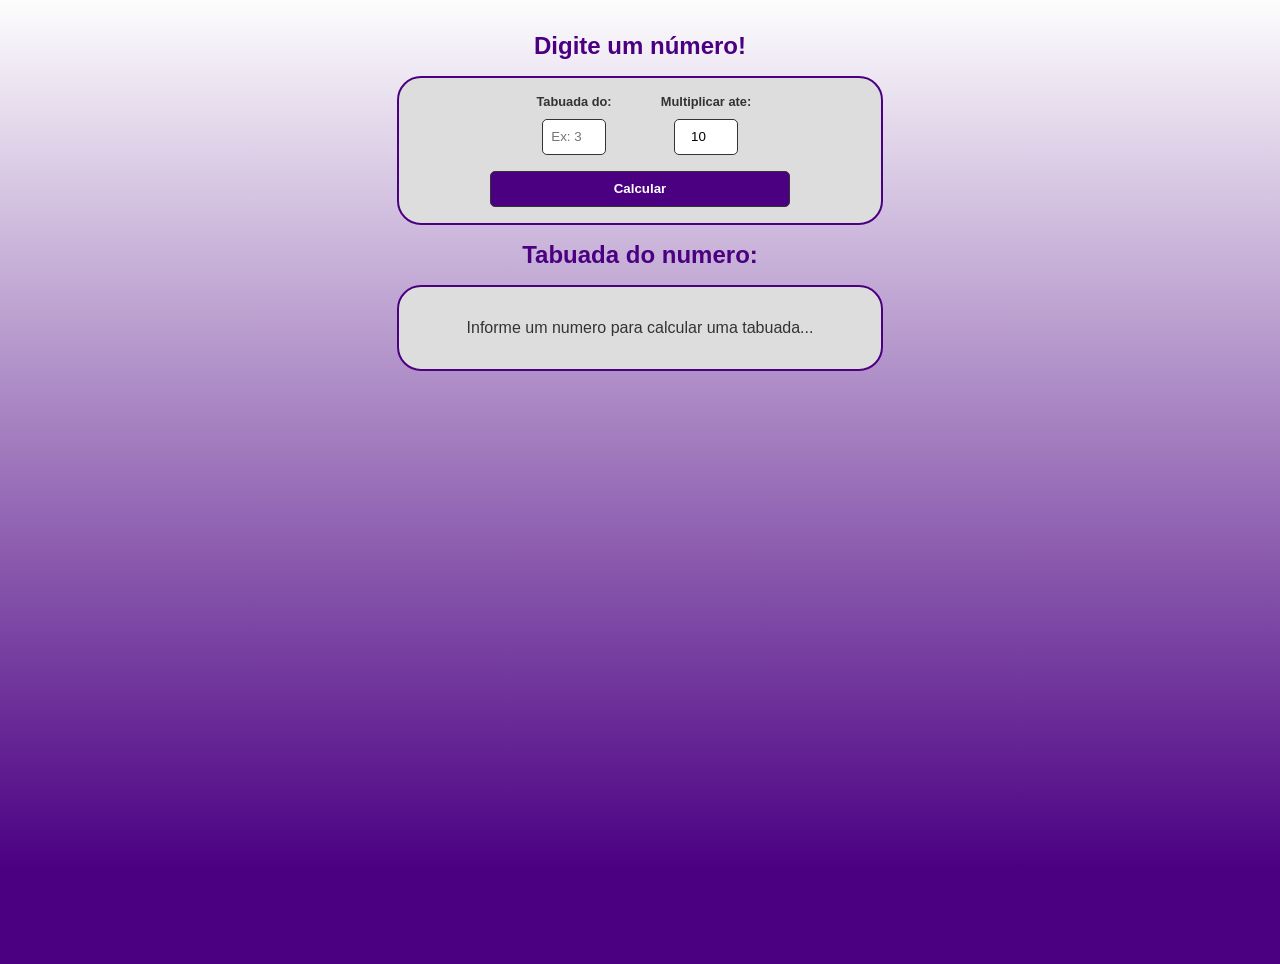
<file: 11_TABUADA/index.html>
<!DOCTYPE html>
<html lang="pt-br">
<head>
    <meta charset="UTF-8">
    <meta name="viewport" content="width=device-width, initial-scale=1.0">
    <title>Tabuada JS</title>
    <link rel="stylesheet" href="css/style.css">
    <script src="js/script.js" defer></script>
</head>
<body>
     <h2>Digite um número!</h2>
     <form id="multiplication-form">
          <div class="form-control">
            <label for="number">Tabuada do:</label>
            <input type="number" name="number" id="number" placeholder="Ex: 3">
          </div>
          <div class="form-control">
            <label for="multiplication">Multiplicar ate:</label>
            <input type="number" name="multiplication" id="multiplication" value="10">
          </div> 
            <input type="submit" value="Calcular">
     </form>
     <div id="multiplication-table">
        <h2 id="multiplication-title">Tabuada do numero: <span></span></h2>
        <div id="multiplication-operations">
            <p>Informe um numero para calcular uma tabuada...</p>
        </div>
    </div>
        
</body>
</html>
</file>
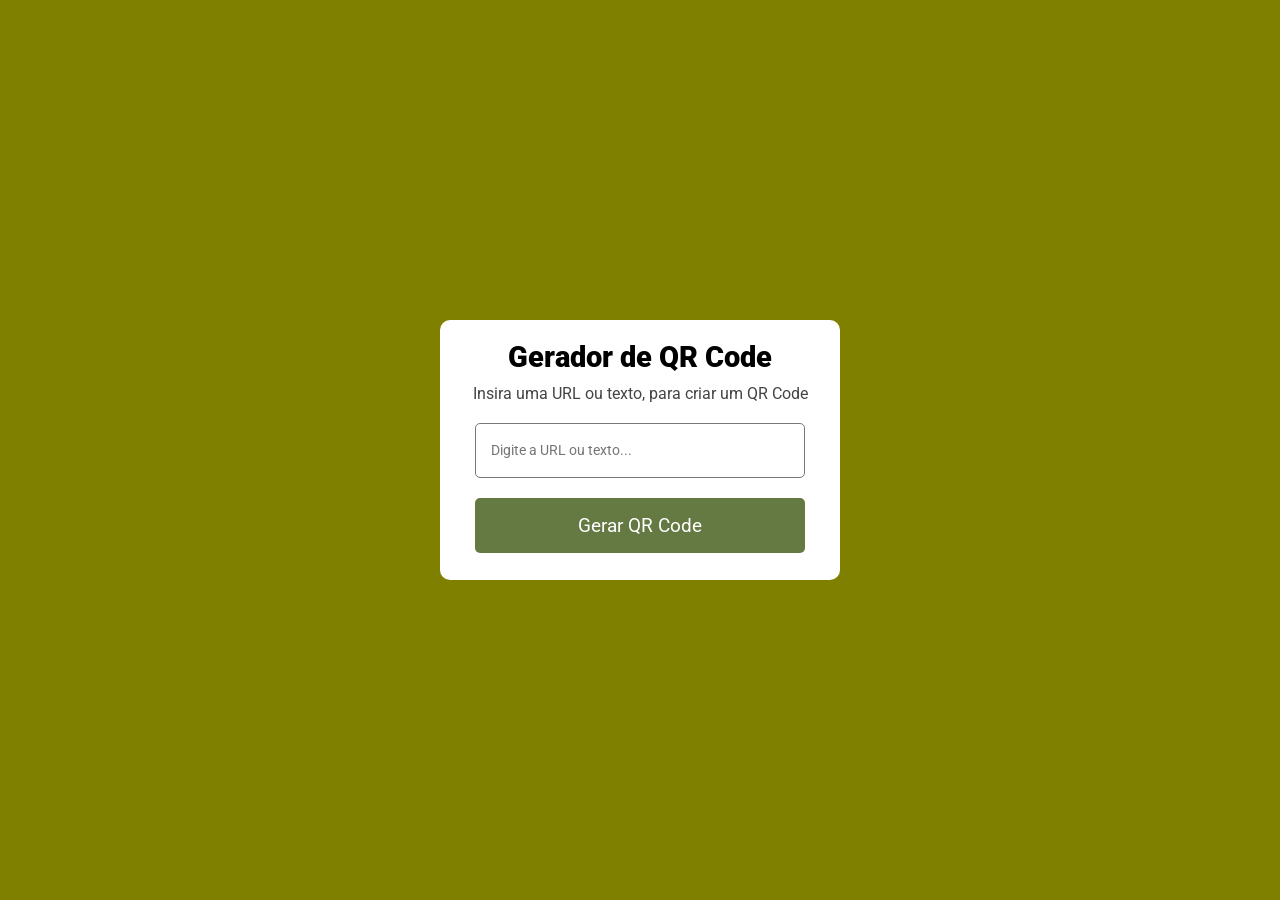
<file: 12_QRCODE/index.html>
<!DOCTYPE html>
<html lang="pt-br">
<head>
    <meta charset="UTF-8">
    <meta name="viewport" content="width=device-width, initial-scale=1.0">
    <title>Gerador de QR code </title>
    <!-- Estilos -->
    <link rel="stylesheet" href="css/style.css">
    <!-- Scripts -->
    <script src="js/script.js" defer></script>
    <!-- Fonte Roboto -->
    <link rel="shortcut icon" href="img/qrcode.png" type="image/x-icon">
    <link rel="preconnect" href="https://fonts.googleapis.com">
    <link rel="preconnect" href="https://fonts.gstatic.com" crossorigin>
    <link href="https://fonts.googleapis.com/css2?family=Roboto:ital,wght@0,100;0,300;0,400;0,500;0,700;0,900;1,100;1,300;1,400;1,500;1,700;1,900&display=swap" rel="stylesheet">
</head>
<body>
     <div class="container">
        <header id="qr-header">
            <h1>Gerador de QR Code</h1>
            <p>Insira uma URL ou texto, para criar um QR Code </p>
        </header>
        <div id="qr-form">
            <input type="text" placeholder="Digite a URL ou texto...">
            <button>Gerar QR Code</button>
        </div>
        <div id="qr-code">
            <img src="img/qrcode.png" alt="QR code">
        </div>
     </div>
</body>
</html>
</file>
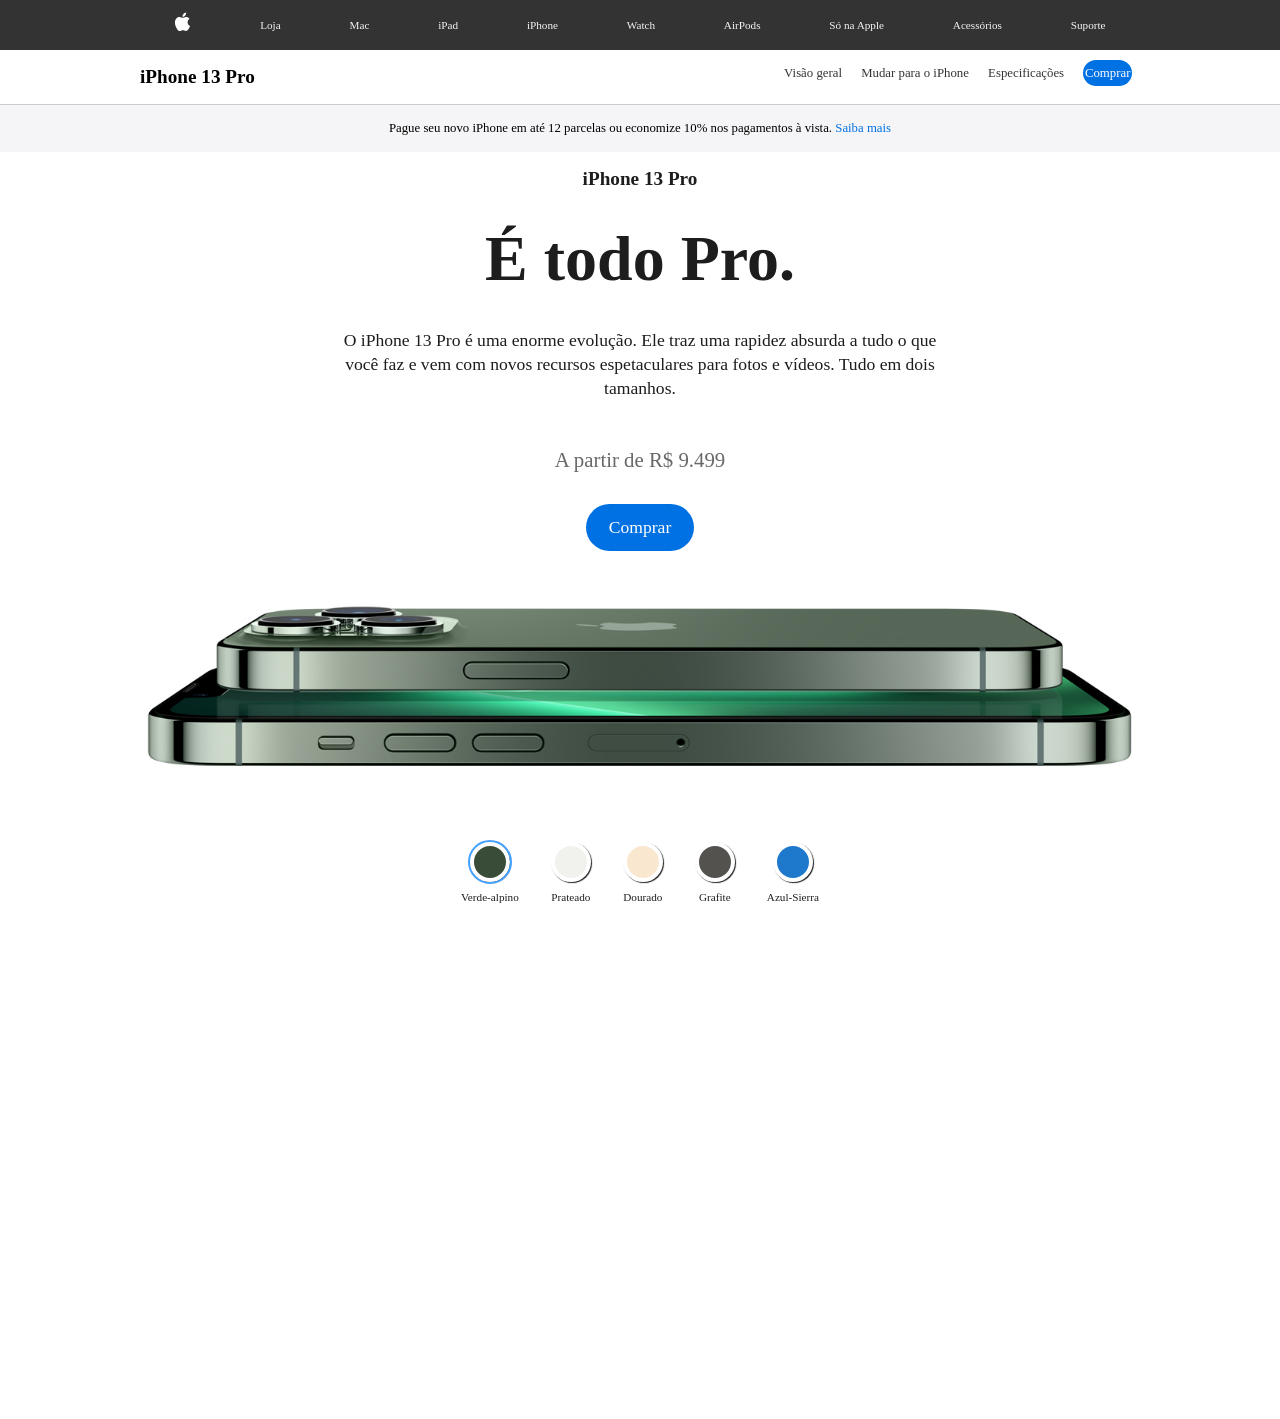
<file: 13_CLONE_Do_IPHONE/index.html>
<!DOCTYPE html>
<html lang="pt-br">
<head>
    <meta charset="UTF-8">
    <meta name="viewport" content="width=device-width, initial-scale=1.0">
    <title>Apple</title>
    <link rel="stylesheet" href="css/style.css">
    <script src="js/script.js" defer></script>
    <link rel="shortcut icon" href="img/download-removebg-preview.png" type="image/x-icon">
</head>
<body>
    <header>
      <nav>
        <ul id="navbar">
          <li id="logo">
            <a href="#">
              <img src="img/logo_apple.svg" alt="Apple" />
            </a>
          </li>
          <li>
            <a href="#">Loja</a>
          </li>
          <li>
            <a href="#">Mac</a>
          </li>
          <li>
            <a href="#">iPad</a>
          </li>
          <li>
            <a href="#">iPhone</a>
          </li>
          <li>
            <a href="#">Watch</a>
          </li>
          <li>
            <a href="#">AirPods</a>
          </li>
          <li>
            <a href="#">Só na Apple</a>
          </li>
          <li>
            <a href="#">Acessórios</a>
          </li>
          <li>
            <a href="#">Suporte</a>
          </li>
        </ul>
      </nav>
      <div id="bottom-header">
        <div id="bottom-header-inner">
          <h3>iPhone 13 Pro</h3>
          <div id="bottom-header-links">
            <a href="#">Visão geral</a>
            <a href="#">Mudar para o iPhone</a>
            <a href="#">Especificações</a>
            <a href="#" class="btn">Comprar</a>
          </div>
        </div>
      </div>
    </header>
    <div id="ribbon">
      <p>
        Pague seu novo iPhone em até 12 parcelas ou economize 10% nos pagamentos
        à vista. <a href="#">Saiba mais</a>
      </p>
    </div>
    <main id="main-content">
      <h1 id="title">iPhone 13 Pro</h1>
      <p id="subtitle">É todo Pro.</p>
      <p id="description">
        O iPhone 13 Pro é uma enorme evolução. Ele traz uma rapidez absurda a
        tudo o que você faz e vem com novos recursos espetaculares para fotos e
        vídeos. Tudo em dois tamanhos.
      </p>
      <p id="price">A partir de R$ 9.499</p>
      <a href="#" class="btn">Comprar</a>
      <img id="product-image" src="img/iphone_green.jpg" alt="iPhone 13" />
      <div id="image-picker">
        <ul>
          <li id="green">
            <span class="color selected"></span>
            <span class="description">Verde-alpino</span>
          </li>
          <li id="silver">
            <span class="color"></span>
            <span class="description">Prateado</span>
          </li>
          <li id="golden">
            <span class="color"></span>
            <span class="description">Dourado</span>
          </li>
          <li id="grafite">
            <span class="color"></span>
            <span class="description">Grafite</span>
          </li>
          <li id="blue">
            <span class="color"></span>
            <span class="description">Azul-Sierra</span>
          </li>
        </ul>
      </div>
    </main>
</body>
</html>
</file>
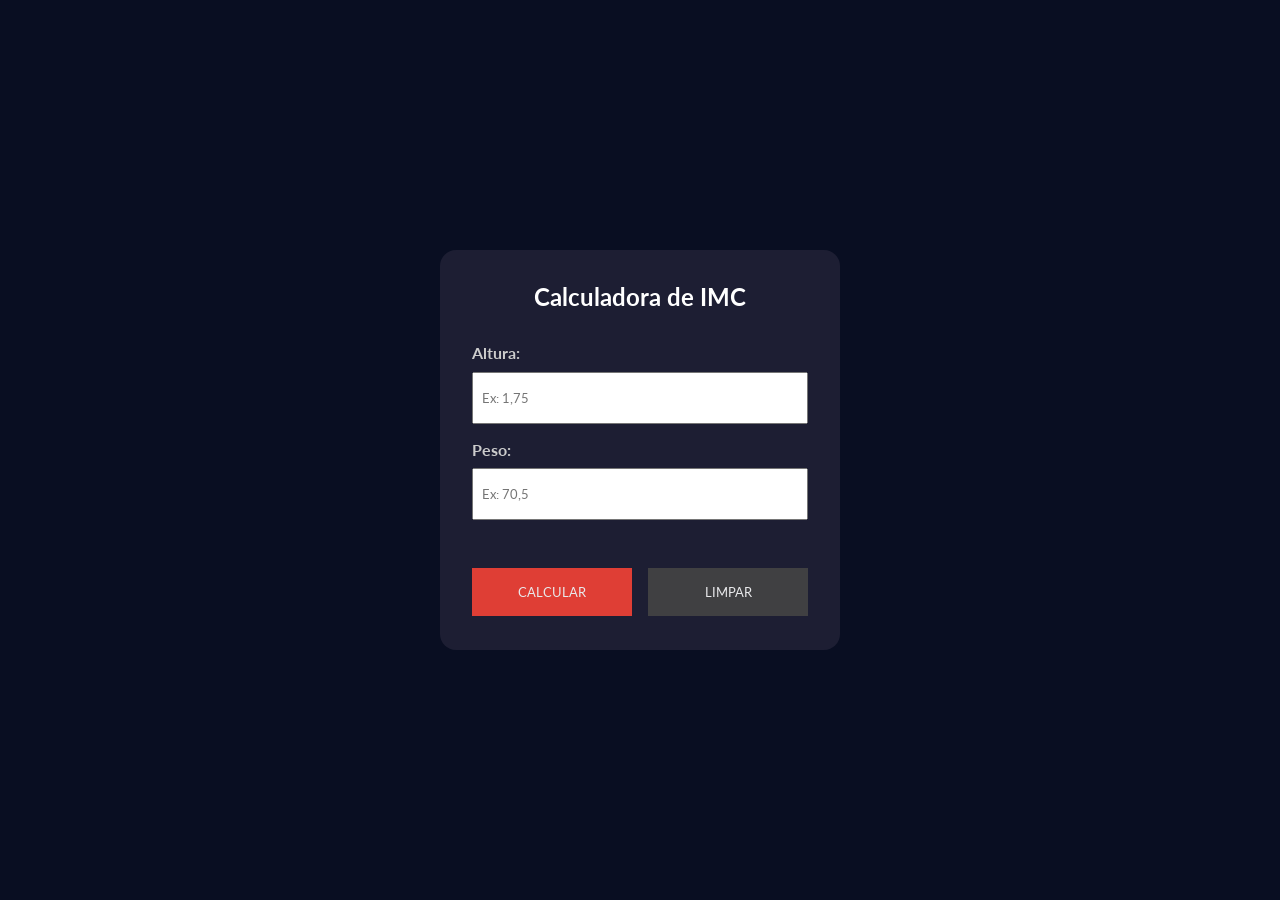
<file: 14_CALCULADORA_DE_IMC/index.html>
<!DOCTYPE html>
<html lang="pt-br">

<head>
    <meta charset="UTF-8">
    <meta name="viewport" content="width=device-width, initial-scale=1.0">
    <title>Calculadora de Imc JS</title>
    <!-- estilos -->
    <link rel="stylesheet" href="css/style.css">
    <!-- lato -->
    <link rel="preconnect" href="https://fonts.googleapis.com">
    <link rel="preconnect" href="https://fonts.gstatic.com" crossorigin>
    <link
        href="https://fonts.googleapis.com/css2?family=Lato:ital,wght@0,100;0z,300;0,400;0,700;0,900;1,100;1,300;1,400;1,700;1,900&display=swap"
        rel="stylesheet">
    <!-- js -->
    <script src="js/script.js" defer></script>

</head>

<body>
    <div class="container">
        <div id="calc-container">
            <h2>Calculadora de IMC</h2>
            <form id="img-form">
                <div class="form-inputs">
                    <div class="form-control">
                        <label for="height">Altura:</label>
                        <input type="text" name="heigth" id="height" placeholder="Ex: 1,75">
                    </div>
                    <div class="form-control">
                        <label for="weigth">Peso:</label>
                        <input type="text" name="weigth" id="weigth" placeholder="Ex: 70,5">
                    </div>
                </div>
                <div class="action-control">
                    <button id="calc-btn">Calcular</button>
                    <button id="clear-btn">Limpar</button>
                </div>
            </form>
        </div>
        <div id="result-container" class="hide">
            <p id="imc-number">Seu IMC: <span></span></p>
            <p id="imc-info">Situação atual: <span></span></p>
            <h3>Confira as classificações</h3>        
            <div id="imc-table">
             <div class="table-header" >
                 <h4>IMC</h4>
                 <h4>Classificação</h4>
                 <h4>Obesidade</h4>
             </div>
        </div>
          <button id="back-btn">Voltar</button>
        </div>
    </div>
</body>

</html>
</file>
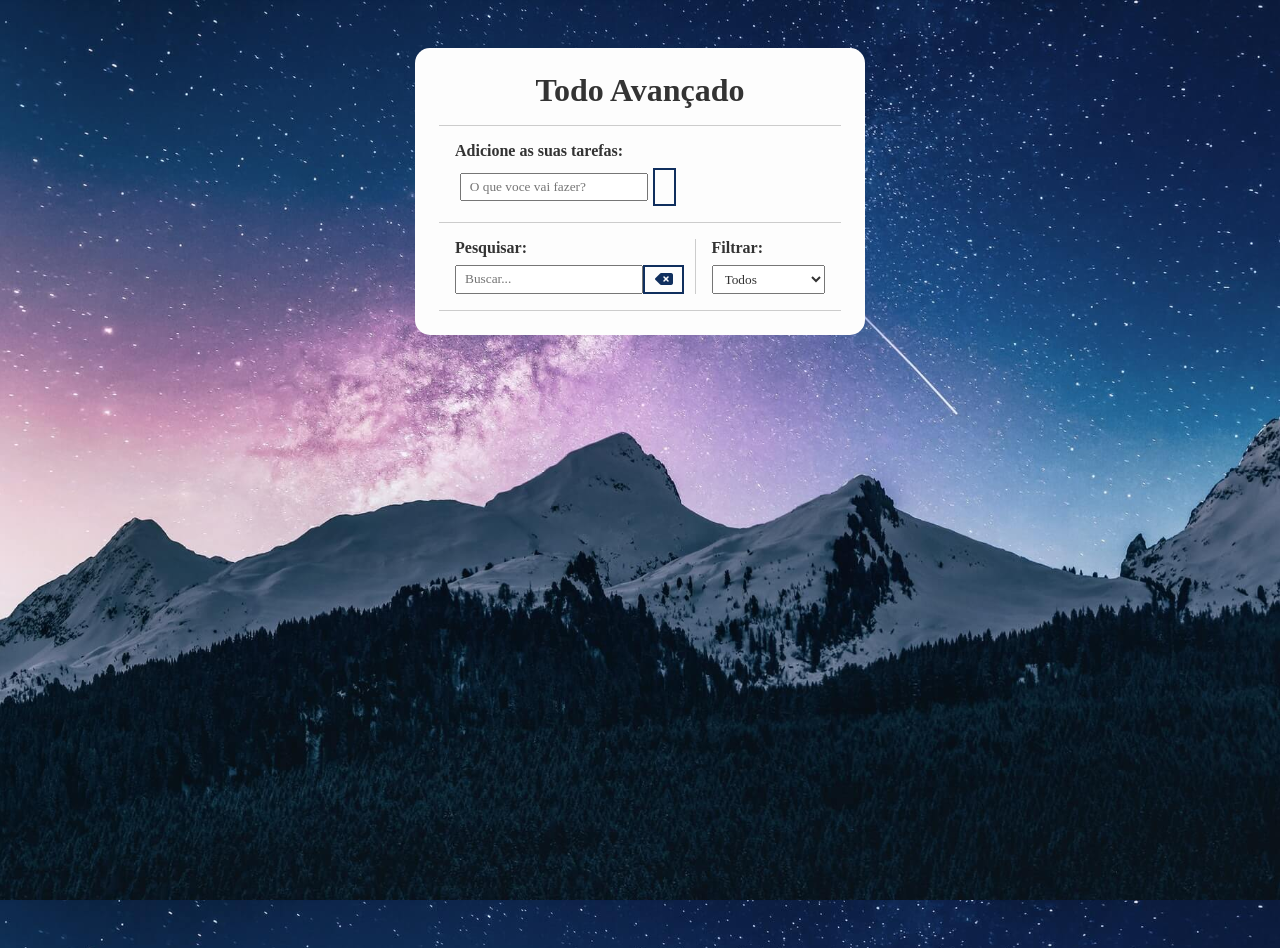
<file: 18_TODO_LIST_AVANÇADO/index.html>
<!DOCTYPE html>
<html lang="pt-br">
<head>
    <meta charset="UTF-8">
    <meta name="viewport" content="width=device-width, initial-scale=1.0">
    <title>Todo avançado</title>

    <!-- CSS do Projeto -->
    <link rel="stylesheet" href="css/style.css">
    <!-- Font Awesome -->
     <link
      rel="stylesheet"
      href="https://cdnjs.cloudflare.com/ajax/libs/font-awesome/6.1.2/css/all.min.css"
      integrity="sha512-1sCRPdkRXhBV2PBLUdRb4tMg1w2YPf37qatUFeS7zlBy7jJI8Lf4VHwWfZZfpXtYSLy85pkm9GaYVYMfw5BC1A=="
      crossorigin="anonymous"
      referrerpolicy="no-referrer"
    />
    <!-- JS do projeto -->
    <script src="js/scripts.js" defer></script>

</head>
<body>
    <div class="todo-container">
        <header>
            <h1>Todo Avançado</h1>
        </header>
        <form id="todo-form">
            <p>Adicione as suas tarefas:</p>
            <div class="form-control">
                <input type="text" id="todo-input" placeholder="O que voce vai fazer?">
                <button type="submit">
                    <i class="fa-thin fa-plus"></i>
                </button>
            </div>
        </form>
         <form id="edit-form" class="hide">
        <p>Edite sua tarefa</p>
        <div class="form-control">
          <input type="text" id="edit-input" />
          <button type="submit">
            <i class="fa-solid fa-check-double"></i>
          </button>
        </div>
        <button id="cancel-edit-btn">Cancelar</button>
      </form>
      <div id="toolbar">
        <div id="search">
          <h4>Pesquisar:</h4>
          <form>
            <input type="text" id="search-input" placeholder="Buscar..." />
            <button id="erase-button">
              <i class="fa-solid fa-delete-left"></i>
            </button>
          </form>
        </div>
        <div id="filter">
          <h4>Filtrar:</h4>
          <select id="filter-select">
            <option value="all">Todos</option>
            <option value="done">Feitos</option>
            <option value="todo">A fazer</option>
          </select>
        </div>
      </div>
      <div id="todo-list">
        
          <!-- Template
          
          <div class="todo done">
          <h3>Estou fazendo algo aqui...</h3>
          <button class="finish-todo">
            <i class="fa-solid fa-check"></i>
          </button>
          <button class="edit-todo">
          <i class="fa-solid fa-pen"></i>
          </button>
          <button class="remove-todo">
            <i class="fa-solid fa-xmark"></i>
          </button>
        </div>
        <div class="todo">
          <h3>Estudando Javascript</h3>
          <button class="finish-todo">
            <i class="fa-solid fa-check"></i>
          </button>
          <button class="edit-todo">
          <i class="fa-solid fa-pen"></i>
          </button>
          <button class="remove-todo">
            <i class="fa-solid fa-xmark"></i>
          </button>
        </div> -->
      </div>
    </div>
</body>
</html>
</file>
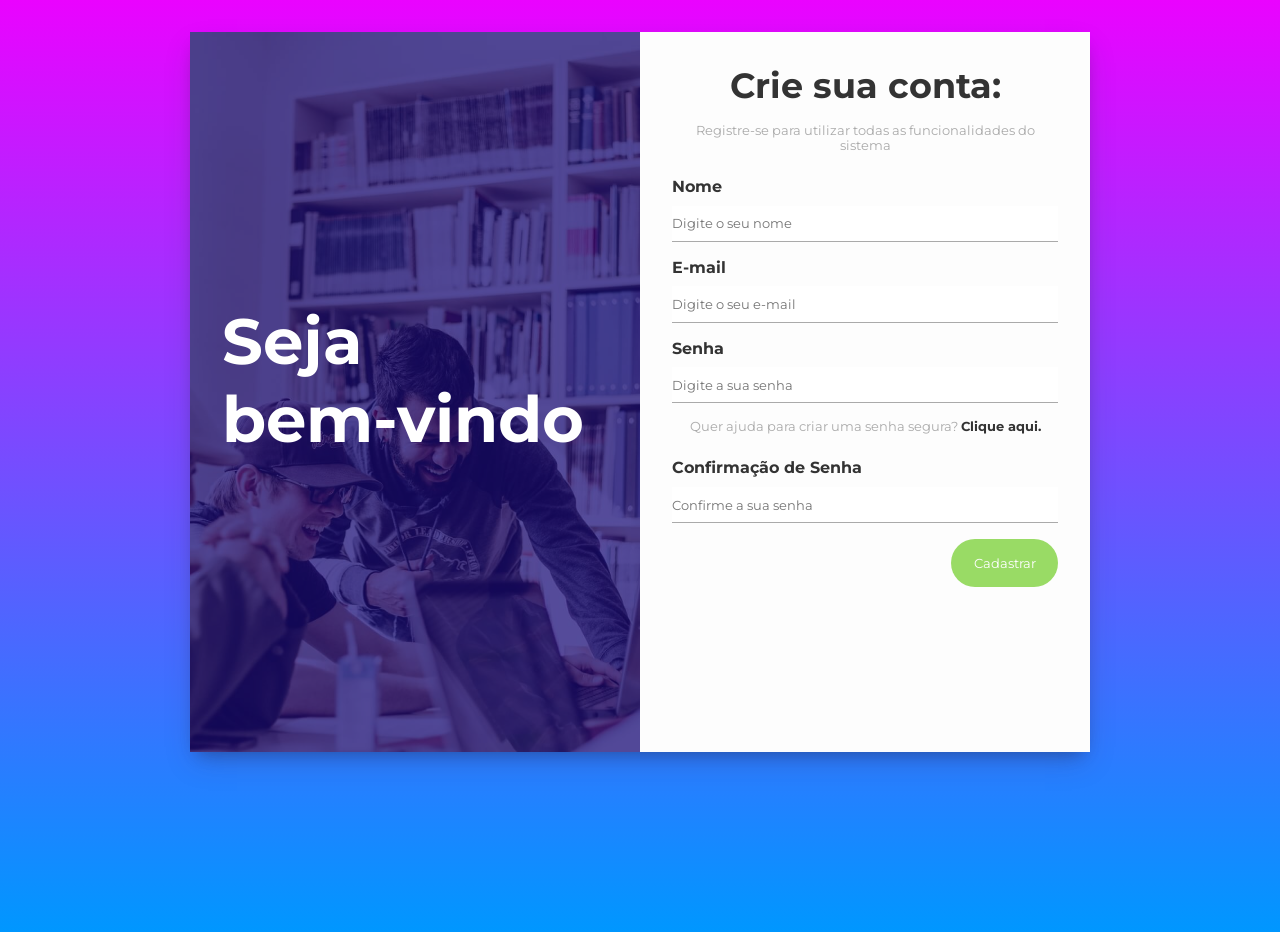
<file: 19_GERADOR_DE_SENHAS]/index.html>
<!DOCTYPE html>
<html lang="pt-br">
<head>
    <meta charset="UTF-8">
    <meta name="viewport" content="width=device-width, initial-scale=1.0">
    <title>Gerador de Senha</title>
    <link rel="preconnect" href="https://fonts.googleapis.com" />
    <link rel="preconnect" href="https://fonts.gstatic.com" crossorigin />
    <link
      href="https://fonts.googleapis.com/css2?family=Montserrat:ital,wght@0,100;0,200;0,300;0,400;0,500;0,600;0,700;0,800;0,900;1,100;1,200;1,300;1,400;1,500;1,600;1,700;1,800;1,900&family=Quicksand:wght@300;400;500;600;700&family=Roboto:ital,wght@0,100;0,300;0,400;0,500;0,700;0,900;1,100;1,300;1,400;1,500;1,700;1,900&display=swap"
      rel="stylesheet"
    />
    <link rel="stylesheet" href="css/style.css">
    <script src="js/script.js" defer></script>
</head>
<body>
    <div id="register-container">
      <div id="register-banner">
        <div id="banner-layer">
          <h1>Seja bem-vindo</h1>
        </div>
      </div>
      <div id="register-form">
        <h2>Crie sua conta:</h2>
        <p>Registre-se para utilizar todas as funcionalidades do sistema</p>
        <div class="form-control">
          <label for="name">Nome</label>
          <input
            type="text"
            name="name"
            id="name"
            placeholder="Digite o seu nome"
          />
        </div>
        <div class="form-control">
          <label for="email">E-mail</label>
          <input
            type="text"
            type="email"
            id="email"
            placeholder="Digite o seu e-mail"
          />
        </div>
        <div class="form-control">
          <label for="password">Senha</label>
          <input
            type="text"
            type="password"
            id="password"
            placeholder="Digite a sua senha"
          />
        </div>
        <p>
          Quer ajuda para criar uma senha segura?
          <span id="open-generate-password">Clique aqui.</span>
        </p>
        <div id="generate-options" class="hide">
          <p>Selecione as opções que você deseja</p>
          <div class="form-control">
            <label for="length">Quantidade de caracteres:</label>
            <input type="text" id="length" name="length" value="10" />
          </div>
          <div class="form-control">
            <label for="letters">Letras:</label>
            <input type="checkbox" id="letters" name="letters" checked />
          </div>
          <div class="form-control">
            <label for="numbers">Números:</label>
            <input type="checkbox" id="numbers" name="numbers" checked />
          </div>
          <div class="form-control">
            <label for="symbols">Símbolos:</label>
            <input type="checkbox" id="symbols" name="symbols" checked />
          </div>
          <button id="generate-password">Criar senha</button>
        </div>
        <div id="generated-password">
          <p>Aqui está a sua senha:</p>
          <h4></h4>
          <button id="copy-password">Copiar</button>
        </div>
        <div class="form-control">
          <label for="confirmpassword">Confirmação de Senha</label>
          <input
            type="text"
            type="confirmpassword"
            id="confirmpassword"
            placeholder="Confirme a sua senha"
          />
        </div>
        <input type="submit" value="Cadastrar" />
      </div>
    </div>
</body> 
</html>
</file>
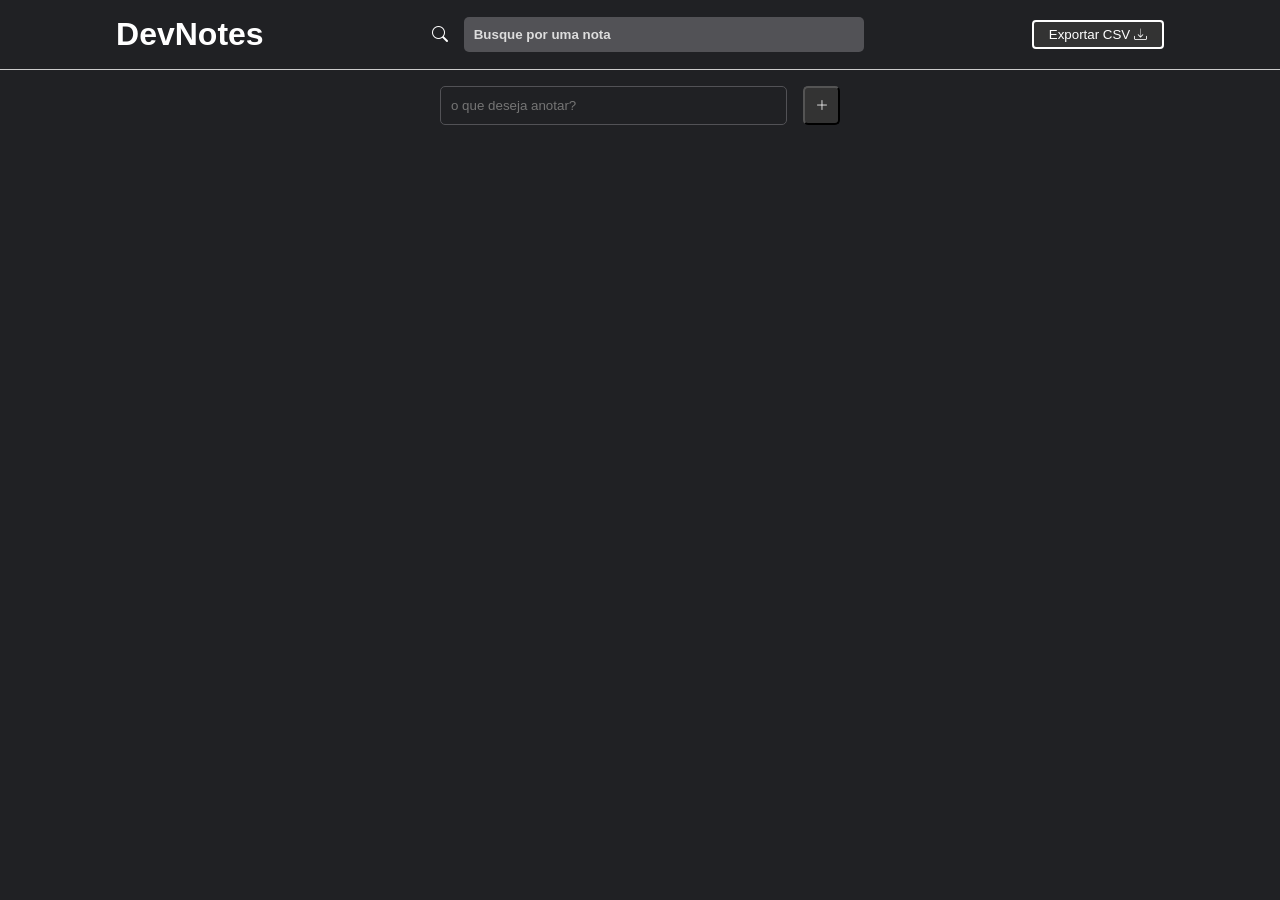
<file: 20_DEV_NOTES/index.html>
<!DOCTYPE html>
<html lang="pt-br">
<head>
    <meta charset="UTF-8">
    <meta name="viewport" content="width=device-width, initial-scale=1.0">
    <title>DevNotes</title>
    <!-- Bootstrap Icons -->
    <link
      rel="stylesheet"
      href="https://cdn.jsdelivr.net/npm/bootstrap-icons@1.10.1/font/bootstrap-icons.css"
    />
    <!-- Estilos -->
    <link rel="stylesheet" href="css/style.css">
    <!-- JS -->
    <script src="js/script.js" defer></script>
</head>
<body>
     <header>
        <h1>DevNotes</h1>
        <div id="search-container">
            <i class="bi bi-search"></i>
            <input type="text" id="search-input" placeholder="Busque por uma nota">
        </div>
        <button id="export-notes">
            Exportar CSV <i class="bi bi-download"></i>
        </button>
     </header>
     <div id="add-note-container">
        <input type="text" id="note-content" placeholder="o que deseja anotar?">
        <button class="add-note"><i class="bi bi-plus-lg"></i></button>
     </div>
     <div id="notes-container">
     </div>
</body>
</html>
</file>
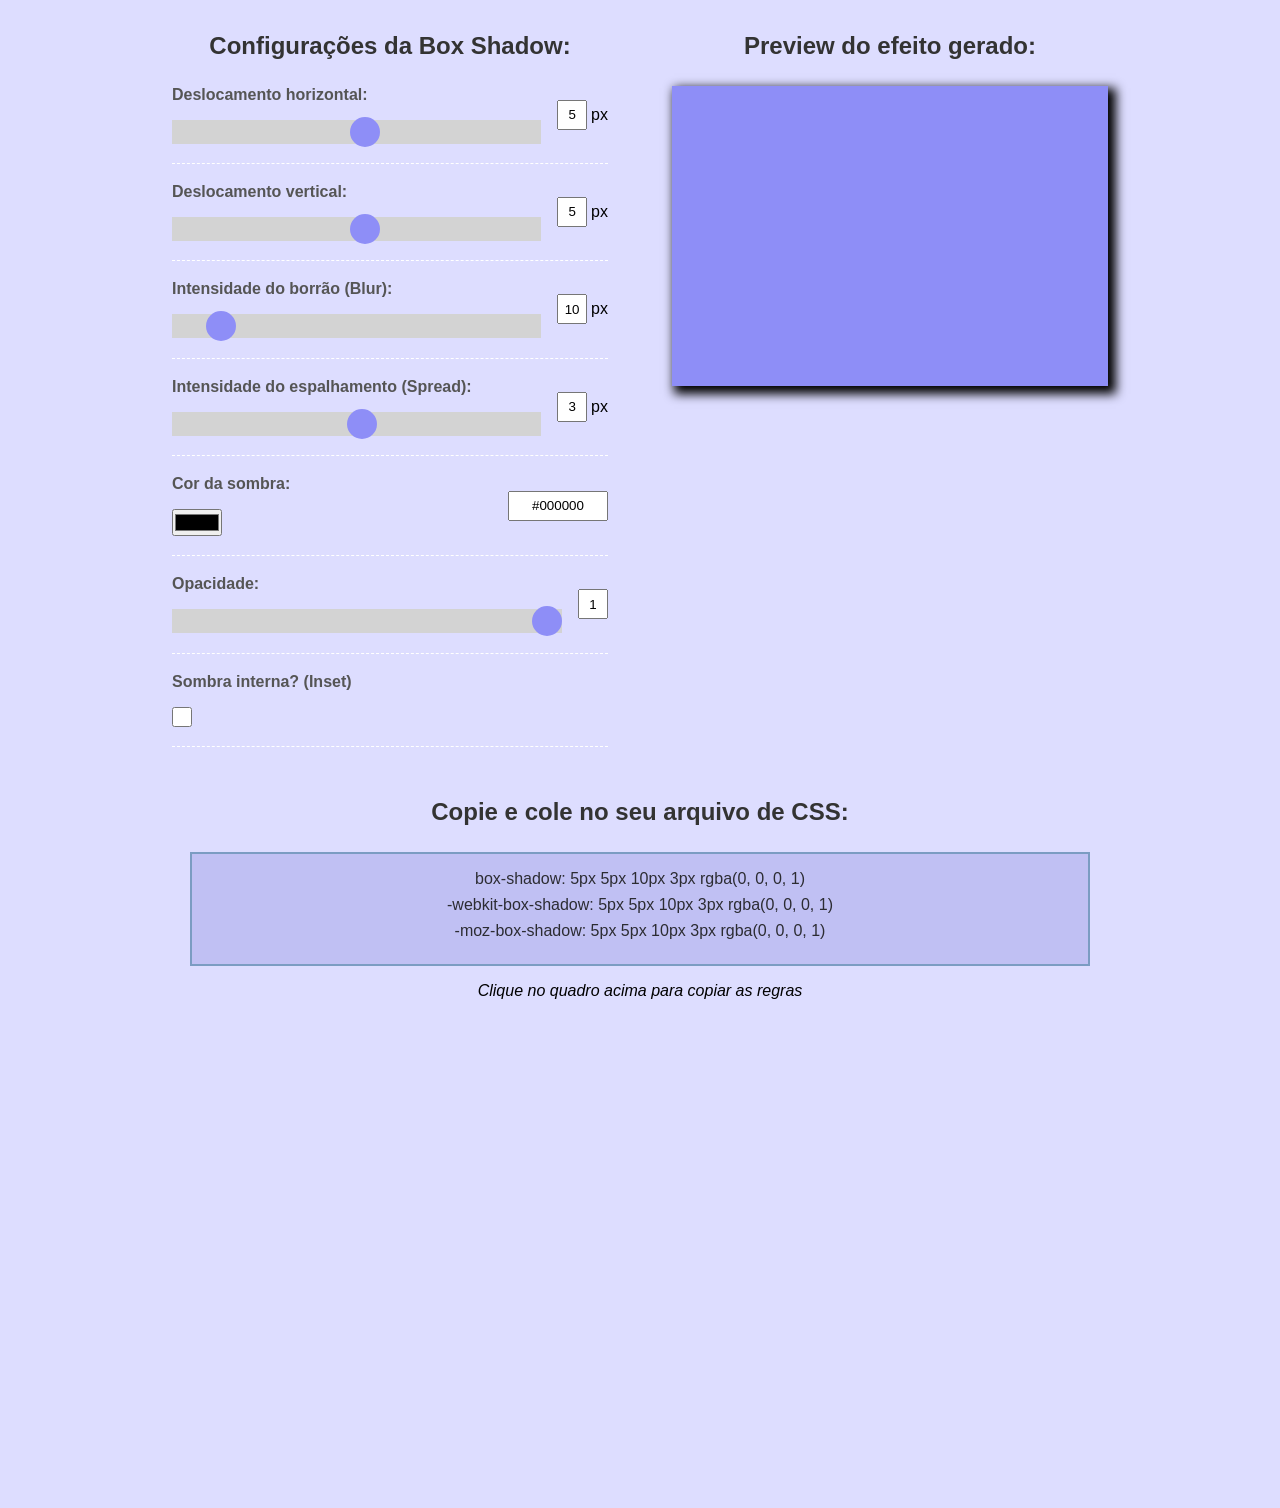
<file: 21_BOX_SHADOW/index.html>
<!DOCTYPE html>
<html lang="pt-br">
<head>
    <meta charset="UTF-8">
    <meta name="viewport" content="width=device-width, initial-scale=1.0">
    <title>Gerador de Box Shadow</title>
    <link rel="stylesheet" href="css/style.css">
    <script src="js/script.js" defer></script>
</head>
<body>
    <div id="box-shadow-generator">
      <div id="controls-container">
        <h2>Configurações da Box Shadow:</h2>
        <div class="form-control">
          <div class="range-input">
            <label for="horizontal">Deslocamento horizontal:</label>
            <input
              type="range"
              id="horizontal"
              name="horizontal"
              min="-100"
              max="100"
              value="5"
            />
          </div>
          <div class="reference-input">
            <input type="text" id="horizontal-value" name="horizontal-value" />
            <p>px</p>
          </div>
        </div>
        <div class="form-control">
          <div class="range-input">
            <label for="vertical">Deslocamento vertical:</label>
            <input
              type="range"
              id="vertical"
              name="vertical"
              min="-100"
              max="100"
              value="5"
            />
          </div>
          <div class="reference-input">
            <input type="text" id="vertical-value" name="vertical-value" />
            <p>px</p>
          </div>
        </div>
        <div class="form-control">
          <div class="range-input">
            <label for="blur">Intensidade do borrão (Blur):</label>
            <input
              type="range"
              id="blur"
              name="blur"
              min="0"
              max="100"
              value="10"
            />
          </div>
          <div class="reference-input">
            <input type="text" id="blur-value" name="blur-value" />
            <p>px</p>
          </div>
        </div>
        <div class="form-control">
          <div class="range-input">
            <label for="spread">Intensidade do espalhamento (Spread):</label>
            <input
              type="range"
              id="spread"
              name="spread"
              min="-100"
              max="100"
              value="3"
            />
          </div>
          <div class="reference-input">
            <input type="text" id="spread-value" name="spread-value" />
            <p>px</p>
          </div>
        </div>
        <div class="form-control">
          <div class="range-input">
            <label for="color">Cor da sombra:</label>
            <input type="color" id="color" name="color" value="#000000" />
          </div>
          <div class="reference-input">
            <input type="text" id="color-value" name="color-value" />
          </div>
        </div>
        <div class="form-control">
          <div class="range-input">
            <label for="opacity">Opacidade:</label>
            <input
              type="range"
              id="opacity"
              name="opacity"
              min="0"
              max="1"
              value="1"
              step="0.01"
            />
          </div>
          <div class="reference-input">
            <input type="text" id="opacity-value" name="opacity-value" />
          </div>
        </div>
        <div class="form-control">
          <div class="range-input">
            <label for="opacity">Sombra interna? (Inset)</label>
            <input type="checkbox" id="inset" name="inset" />
          </div>
        </div>
      </div>
      <div id="preview">
        <h2>Preview do efeito gerado:</h2>
        <div id="box"></div>
      </div>
    </div>
    <div id="generated-rule">
      <h2>Copie e cole no seu arquivo de CSS:</h2>
      <div id="rule-area">
        <p id="rule">box-shadow: <span></span></p>
        <p id="webkit-rule">-webkit-box-shadow: <span></span></p>
        <p id="moz-rule">-moz-box-shadow: <span></span></p>
      </div>
      <p id="copy-instructions">Clique no quadro acima para copiar as regras</p>
    </div>
</body>
</html>
</file>
<file: 11_TABUADA/css/style.css>
*{
    margin: 0;
    padding: 0;
    font-family: helvetica;
}

body{
    text-align: center;
    padding: 2rem;
    min-height: 100vh;
    background: linear-gradient(180deg, #fdfdfd 0%, #4B0082 90%);
    color: #4B0082;
}

h2{
    margin-bottom: 1rem;
}

#multiplication-form{
    display:flex;
    justify-content: center;
    align-items: center;
    flex-wrap: wrap;
    max-width: 450px;
    margin: 1rem auto; 
    padding: 1rem;
    background-color: #ddd;
    border-radius: 1.5rem;
    color: #333;
    border: 2px solid #4B0082;
}

.form-control{
    display: flex;
    flex-direction: column;
    align-items: center;
    width: 100px;
    margin: 0 1rem;
}

.form-control label{
    margin-bottom:0.6rem;
    font-size: 0.8rem;
    font-weight: bold;
}

.form-control input{
    margin-bottom: 1rem;
    flex: 1;
    padding: 0.6rem 0.4rem;
    border: 1px solid #333;
    width: 50px;
    border-radius: 5px;
    text-align: center;
}

#multiplication-form [type="submit"]{
    max-height: 100px;
    padding: 0.6rem 1.2rem;
    width: 300px;
    color: #fff;
    background-color: #4B0082;
    border: 1px solid #333;
    border-radius: 5px;
    cursor: pointer;
    font-weight: bold;
}

#multiplication-operations{
    display: flex;
    flex-direction: column;
    align-items: center;
    max-width: 450px;
    margin: 1rem auto;
    padding: 2rem 1rem;
    background-color: #ddd;
    color: #333;
    border-radius: 1.5rem;
    border: 2px solid #4B0082;
}

#multiplication-operations .row{
    display: flex;
    justify-content: center;
    border: 1px solid #4B0082;
    border-bottom: none;
    padding: 0.5rem;
    width: 250px;
}

#multiplication-operations .row:last-child{
    border: 1px solid #4B0082;
}

#multiplication-operations .result{
    margin-left: 0.4rem;
}
</file>
<file: 12_QRCODE/css/style.css>
*{
    margin: 0;
    padding: 0;
    box-sizing: border-box ;
    font-family: Roboto;
}

body{
    display: flex;
    align-items: center;
    justify-content: center;
    min-height: 100vh;
    background-color: 	#808000 ;
}

/* container */
.container{
    background-color: #fff;
    height: 260px;
    width: 400px;
    border-radius: 10px ;
    padding: 20px;
    transition: 0.2s;
}

.container.active{
    height: 500px;
}

/* header */
#qr-header{
    text-align: center;
}

#qr-header h1{
    font-size: 1.8rem;
    font-weight: 900;
    margin-bottom: 10px;
}

#qr-header p{
    color: #444;
    font-size: 0.9rrem;
}

/* form */
#qr-form{
    margin: 20px 15px;
}

#qr-form input, 
#qr-form button{
    width: 100%;
    height: 55px;
    border: none;
    border-radius: 5px;
    font-size: 0.9rem;
}

#qr-form input{
    border: 1px solid #777;
    padding: 10px 15px;
}

#qr-form button{
  background-color: #556B2F ;
  color: #fff;
  font-size: 1.2rem;
  margin-top: 20px;
  cursor: pointer;
  opacity: 0.9;
  transition: 0.4s;
}

#qr-form button:hover{
  opacity: 1;
}

/* QR Code */
#qr-code{
    display: flex;
    opacity: 0;
    border: 1px solid #ccc;
    padding: 30px 0;
    margin: 20px 15px;
    display: flex;
    justify-content: center;
    border-radius: 5px;
    transition: 0.5s;
}

.container.active #qr-code{
    opacity: 1;
}
</file>
<file: 13_CLONE_Do_IPHONE/css/style.css>
/* Geral */
*{
    margin: 0;
    padding: 0;
    font-family: verdana;
}

ul{
    list-style: none;
}

a{
    text-decoration: none;
}

/* navbar */
header nav{
    background-color: #333;
}

#navbar{
    display:flex;
    justify-content:space-around;
    align-items: center;
    font-size: 0.7rem;
    padding: 0 1rem;
    max-width: 1000px;
    margin: 0 auto;
}

#navbar a{
    color: #f5f5f7;
    transition: 0.4s;
}

#navbar a:hover{
    color: #fff;
}

#bottom-header{
    font-size: 0.8rem;
    padding: 1rem;
    border-bottom: 1px solid #ccc;
}

#bottom-header h3{
    font-size: 1.2rem;
}

#bottom-header a{
    color: #333;

}

#bottom-header-inner{
    max-width: 1000px;
    margin: 0 auto;
    display: flex;
    justify-content: space-between;
}

#bottom-header-inner a{
    margin: 0 0.5rem;
}

#bottom-header-inner .btn,
.btn{
    background-color: #0071e3;
    border-radius: 10rem;
    padding: 0.4rem 0.1rem;
    color: #fff;
}

/* conteudo */
#ribbon{
    text-align: center;
    padding: 1rem;
    background-color: #f5f5f7;
    column-rule-color: #1d1d1d;
    font-size: 0.8rem;
}

#ribbon a{
    color: #0071e3;
}

#main-content{
    text-align: center;
    color: #1d1d1d;
    display: flex;
    flex-direction: column;
    justify-content: center;
}

#main-content #title{

    margin: 1rem;
    font-size: 1.2rem;
}

#main-content #subtitle{
    margin: 1rem;
    font-size: 4rem;
    font-weight: bold;
}

#main-content #description{
    max-width: 600px;
    margin: 1rem auto;
    font-size: 1.1rem;
    line-height: 1.5rem;
}

#main-content #price{
    font-size: 1.3rem;
    color: #68686b;
    margin: 2rem;

}

#main-content .btn{
    font-size: 1.1rem;
    padding: 0.8rem 1.4rem;
    align-self: center;
}

#main-content #product-image{
    max-width: 1000px;
    margin: 3rem auto;
    opacity: 1;
    transition: 0.5a;
}

#main-content #product-image.changing{
    opacity: 0.5;
    
}

#image-picker{
    margin-bottom: 500px;
}

#image-picker ul{
    display: flex;
    justify-content: center;
}

#image-picker li{
    margin: 1rem;
    display: flex;
    flex-direction: column;
    align-items: center;
    cursor: pointer;
}

#image-picker li .color{
    width: 2rem;
    height: 2rem;
    border-radius: 50%;
    box-shadow: 1px 1px 1px;
    border: 4px solid #fff;
    pointer-events: none;
}

#image-picker li .description{

    font-size: 0.7rem;
    color: #1d1d1d;
    margin-top: 0.6rem;
}

#green .color{
    background-color: #394c38;
}

#silver .color{
    background-color: #f1f2ed;
}

#golden .color{
    background-color: #fae7cf;
}

#grafite .color{
    background-color: #54524f;
}

#blue .color{
    background-color: #1e78cc;
}

.selected{
    outline: 2px solid #43a1ff;
}

/* Responsiidade- MOBILE */
@media(max-width: 480px ){
    #navbar li{
        display: none;
    }

    #navbar #logo{
        display: flex;
    }
    #bottom-header-links a{
        display: none;
    }
    #bottom-header-links .btn{
        display: flex;
    }
    #main-container{
        padding: 2rem;
        overflow: hidden;
    }
    #main-container #subtitle{
        font-size: 2rem;
    }
}
</file>
<file: 14_CALCULADORA_DE_IMC/css/style.css>
*{
    padding: 0;
    margin: 0;
    box-sizing: border-box;
    font-family: "Lato", sans-serif;
}

body{
    background-color: #090e22 ;
    display: flex;
    justify-content: center;
    align-items: center;
    min-height: 100vh;
    color: #fff;
}

.hide{
    display: none !important;
}

.container{
    min-width: 400px;
    min-height: 400px;
    background-color: #1d1e33;
    padding: 2rem;
    border-radius: 1rem;
}

/* IMC Form */
#calc-container h2{
    text-align: center;
    margin-bottom: 2rem;
}

.form-inputs{
    display: flex;
    flex-direction: column;
    justify-content: space-between;
}

.form-control{
    display: flex;
    flex-direction: column;
    flex: 1;
    margin-bottom: 1rem;
}

.form-control label{
    font-weight: bold;
    margin-bottom: 0.6rem;
    color: #ccc;
}

.form-control input{
    padding: 1rem 0.5rem;
}

.action-control{
    display: flex;
    justify-content: space-between;
    margin-top: 2rem;
    gap: 1rem;
}

button{
    text-transform: uppercase;
    padding: 1rem 0.5rem;
    background-color: #f44236;
    border: none;
    color: #fff;
    cursor: pointer;
    opacity: 0.9;
    flex: 1;
}

button:hover{
    opacity: 1.3;
}

#clear-btn{
    background-color: #444;
}

/* Table */
#result-container{
    text-align: center;
    display: flex;
    flex-direction: column;
}

#imc-number{
    font-size: 2.4rem;
    margin-bottom: 0.6rem;
}

#imc-info{
    font-size: 1.4rem;
    color: #ccc;
}

#result-container h3{
    margin-top: 1rem;
    color: #dfdfdf ;
}

#imc-table{
    margin: 1.5rem 0;
    font-size: 0.8rem;
}

.table-header{
    font-weight: bold;
    color: #ccc;
}

.table-header,
.table-data{
    display: flex;
    justify-content: space-between;
    margin-bottom: 0.5rem;
    padding-bottom: 0.5rem;
    border-bottom: 1px solid #444;
    text-align: center;
}

.table-header h4:nth-child(3),
.table-data p:nth-child(3){
    max-width: 80px;
}

#back-btn{
    align-self: center;
}

.good{
    color: #12db34;
}

.low{
    color: #dbce12;
}

.medium{
    color: #db6212;
}

.high{
    color: #db1912;
}
</file>
<file: 18_TODO_LIST_AVANÇADO/css/style.css>
/* Geral */
* {
    padding: 0;
    margin: 0;
    box-sizing: border-box;
    font-family: Verdana;
    color: #333;
}

html{
    height: 100vh;
}

body {
    background-image: url("../img/bg.jpg");
    background-position: center;
    background-size: cover;
    height: 100vh;
}

button {
    background-color: #fdfdfd;
    color: #102f5e;
    border: 2px solid #102f5e;
    padding: 0.3rem 0.6rem;
    font-size: 1rem;
    cursor: pointer;
    display: flex;
    justify-content: center;
    align-items: center;
    transition: 0.4s;
}

button:hover {
    background-color: #102f5e;
    color: #fff;
}

button:hover>i {
    color: #fff;
}

button i {
    color: #102f5e;
    font-weight: bold;
}

input,
select {
    padding: 0.25rem 0.5rem;
}

.hide {
    display: none;
}

/* Todo header */
.todo-container {
    max-width: 450px;
    margin: 3rem auto;
    background-color: #fdfdfd;
    padding: 1.5rem;
    border-radius: 15px;
}

.todo-container header {
    text-align: center;
    padding: 0 1rem 1rem;
    border-bottom: 1px solid #ccc;
}

/* todo form */
#todo-form,
#edit-form{
    padding: 1rem;
    border-bottom: 1px solid #ccc;
}

#todo-form p,
#edit-form p{
    margin-bottom: 0.5rem;
    font-weight: bold;
}

.form-control{
    display: flex;
}

.form-control input{
    margin: 0.3rem;
}

#cancel-edit-btn{
    margin-top: 1rem;
}

/* todo toolbar */
#toolbar{
    padding: 1rem;
    border-bottom: 1px solid #ccc;
    display: flex;
}

#toolbar h4{
    margin-bottom: 0.5rem;

}

#search{
    border-right: 1px solid #ccc;
    padding-right: 1rem;
    margin-right: 1rem;
    width: 65%;
    display: flex;
    flex-direction: column;
}

#search form{
    display: flex;
}

#seach input{
    width: 100%;
    margin-right: 0.3rem;
}

#filter {
  width: 35%;
  display: flex;
  flex-direction: column;
}

#filter select {
  flex: 1;
}

/* todo list */
.todo{
    display: flex;
    justify-content: space-around;
    align-items: center;
    padding: 1rem;
    border-bottom: 1px solid #ddd;
    transition: 0.3s;
}

.todo h3{
    flex:1
}

.todo button{
    margin-left: 0.4rem;
}

.done{
    background-color: #395169;
}

.done h3{
    color: #fff;
    text-decoration: line-through;
    font-style: italic;
}
</file>
<file: 19_GERADOR_DE_SENHAS]/css/style.css>
* {
  font-family: "Montserrat", sans-serif;
  padding: 0;
  margin: 0;
  box-sizing: border-box;
  color: #333;
}

html,
body {
  height: auto;
  min-height: 100vh;
}

html {
  background: linear-gradient(180deg, #ea03ff 0%, #0097ff 100%);
}

input:focus {
  outline: none;
}

#register-container {
  max-width: 900px;
  min-height: 80vh;
  margin: 2rem auto;
  display: flex;
  box-shadow: rgba(50, 50, 93, 0.25) 0px 13px 27px -5px,
    rgba(0, 0, 0, 0.3) 0px 8px 16px -8px;
  
}

#register-banner {
  background: url("../img/bg-form.jpg");
  background-size: cover;
  background-position: center;
  width: 50%;
}

#banner-layer {
  background-color: rgba(25, 11, 122, 0.7);
  height: 100%;
  padding: 2rem;
  display: flex;
  align-items: center;
}

#register-banner h1 {
  font-size: 4rem;
  margin-bottom: 1.5rem;
  color: #fff;
  word-spacing: 50rem;
}

#register-form {
  background-color: #fdfdfd;
  padding: 2rem;
  width: 50%;
  display: flex;
  flex-direction: column;
}

#register-form h2 {
  text-align: center;
  margin-bottom: 1rem;
  font-size: 2.2rem;
}

#register-form p {
  text-align: center;
  margin-bottom: 1.5rem;
  color: #aaa;
  font-size: 0.8rem;
}

.form-control {
  margin-bottom: 1rem;
  display: flex;
  flex-direction: column;
}

.form-control label {
  font-weight: bold;
  margin-bottom: 0.6rem;
}

.form-control input {
  border: none;
  border-bottom: 1px solid #aaa;
  padding: 0.6rem 0;
}

#open-generate-password {
  font-weight: bold;
  cursor: pointer;
  transition: 0.4s;
}

#open-generate-password:hover {
  color: #0099ff;
}

#register-form #generated-password {
  border: 1px solid #0099ff;
  border-radius: 4px;
  font-weight: bold;
  font-size: 1.2rem;
  padding: 0.4rem;
  color: #333;
  text-align: center;
  margin-bottom: 1rem;
  display: none;
}

#register-form #generated-password p {
  color: #81d340;
  margin-bottom: 0.5rem;
}

#register-form input[type="submit"],
#generate-options button,
#copy-password {
  background-color: #81d340;
  color: #fff;
  opacity: 0.8;
  border: none;
  border-radius: 2rem;
  padding: 1rem 1.4rem;
  max-width: 150px;
  cursor: pointer;
  align-self: flex-end;
  transition: 0.4s;
}

#register-form input[type="submit"]:hover {
  opacity: 1;
}

/* Segunda versão */
#generate-options {
  margin-bottom: 1rem;
  padding: 1rem;
  border: 1px solid #ddd;
}

#generate-options .form-control {
  flex-direction: row;
  justify-content: space-between;
  align-items: center;
}

#generate-options label {
  font-size: 0.8rem;
}

#generate-options input[type="text"] {
  max-width: 30px;
  text-align: center;
  border: 1px solid #ccc;
}

#generate-options button {
  background-color: #0097ff;
  display: block;
  margin: 0 auto;
}

#copy-password {
  margin: 1rem auto;
  background-color: transparent;
  border: 2px solid #81d340;
  color: #81d340;
  padding: 0.5rem 1rem;
}

.hide {
  display: none;
}
</file>
<file: 20_DEV_NOTES/css/style.css>
/* geral */
* {
    margin: 0;
    padding: 0;
    box-sizing: border-box;
    font-family: helvetica;
}

body {
    background-color: #202124;
}

/* cabeçalho */
header {
    border-bottom: 1px solid #ccc;
    padding: 1rem 2rem;
    color: #fff;
    display: flex;
    align-items: center;
    justify-content: space-around;
}

#search-container {
    display: flex;
    align-items: center;
    gap: 1rem;
}

#search-input {
    background-color: #525256;
    border-radius: 5px;
    border: none;
    padding: 10px;
    font-weight: bold;
    color: #ddd;
    width: 400px;
}

#search-input::placeholder {
    color: #ddd;
}

#export-notes {
    background-color: #333;
    border: 2px solid #fff;
    border-radius: 4px;
    color: #fff;
    padding: 5px 15px;
    cursor: pointer;
    transition: 0.4s;
}

#export-notes:hover {
    background-color: #fff;
    color: #333;
}

/* form de nova nota */
#add-note-container {
    display: flex;
    width: 400px;
    margin: 1rem auto 0;
    gap: 1rem;
}

#add-note-container input,
#add-note-container button{
    padding: 10px;
    border-radius: 5px;
}

#add-note-container input{
    flex: 1;
    background-color: transparent;
    border: 1px solid #525256;
    color: #fff;
}

#add-note-container button{
    cursor: pointer;
    background-color: #333;
    color: #fff;
}

/* notas */
#notes-container{
    display: grid;
    grid-template-columns: repeat(auto-fill, 250px);
    padding: 2rem;
    gap: 2rem;
}

.note{
    min-height: 200px;
    padding: 1rem;
    border: 1px solid #ccc;
    background-color: #202124;
    border-radius: 10px;
    color: #fff;
    position: relative;
}

.note textarea{
    background-color: transparent;
    resize: none;
    color: #fff;
    border: none;
    height: 100%;
    outline: none;
}

.note .bi-pin{
    position: absolute;
    left: 10px;
    bottom: 10px;
    font-size: 1.5rem;
    background-color: #333;
    cursor: pointer;
    padding: 5px;
    border-radius: 3px;
}

.note:hover > i{
    opacity: 1;
}

.note .bi-x-lg,
.note .bi-file-earmark-plus{
    position: absolute;
    right: 10px;
    top: 10px;
    font-size: 0.9rem;
    padding: 5px;
    transition: 0.3s;
    color: #555;
    cursor: pointer;
    opacity: 0;
}

.note .bi-file-earmark-plus{
    top: 40px;
}

.note .bi-x-lg:hover,
.note .bi-file-earmark-plus:hover{
    color: #fff;
}

.note.fixed{
    background-color: #3c3c3f;
}

/* responsive */
@media(max-width: 450px){
    header{
        flex-direction: column;
        gap: 1rem;
        width: 100%;
    }

    #search-container{
        width: 100%;
    }
    
    #search-input{
        width: 100%;
    }
    
    #add-note-container{
        width: 100%;
        padding: 0.2rem;
    }

    #notes-container{
        grid-template-columns: repeat(auto-fill, 100%);
    }
}
</file>
<file: 21_BOX_SHADOW/css/style.css>
*{
    font-family: sans-serif;
    margin: 0;
    padding: 0;
    box-sizing: border-box;
}

body{
    padding-bottom: 500px;
    background-color: #ddf;
}

h2{
    margin-bottom: 1.6rem;
    text-align: center;
    color: #333;
}

#box-shadow-generator{
    display: flex;
    max-width: 1000px;
    margin: 0 auto;
}

#controls-container,
#preview{
    flex: 1;
    padding: 2rem;
}

/* controles */
.form-control{
    display: flex;
    padding-bottom: 1.2rem;
    margin-bottom: 1.2rem;
    border-bottom: 1px dashed #fff;
}

.form-control label{
    font-weight: bold;
    margin-bottom: 1rem;
    color: #555;
}

.range-input{
    display: flex;
    flex-direction: column;
    flex: 1;
}

.range-input input[type="range"]{
    appearance: none;
    width: 100%;
    height: 24px;
    background: #d3d3d3;
    outline: none;
    
} 

.range-input input[type="range"]::-webkit-slider-thumb {
  appearance: none;
  width: 30px;
  height: 30px;
  border-radius: 30px; 
  background: #8e8ef7;
  cursor: pointer;
}

.reference-input{
    display: flex;
    align-items: center;
}

.reference-input p{
    margin-left: 4px;
}

.form-control input[type="text"]{
    height: 30px;
    width: 30px;
    margin-left: 1rem;
    text-align: center;
} 

/*novas funcionalidades */
#color-value{
    min-width: 100px;
}

#inset{
    align-self: start;
    height: 20px;
    width: 20px;
}

/* Preview */
#box{
    width: 100%;
    height: 300px;
    background-color: #8e8ef7;
}

/* area de geração */
#generated-rule{
    text-align: center;
}

#generated-rule p{
    margin-bottom: 0.5rem;
}

#rule-area{
    background-color: #babaf1;
    max-width: 900px;
    margin: 0 auto;
    border: 2px solid #638cb3;
    padding: 1rem;
    cursor: pointer;
    opacity: 0.8;
    transition: 0.4s;
}


#rule-area:hover{
    opacity: 1;
}

#copy-instructions{
    font-style: italic;
    margin-top: 1rem;
}

/* responsivo */
@media(max-width:425px){
    #box-shadow-generator{
        flex-direction: column;
    }
    #controls-container,
    #preview{
    padding: 1rem 2rem;
  }
  #box{
    width: 60%;
    height: 200px;
    margin: 0 auto;
  }

  #generated-rile{
    margin-top: 2rem;
  }
}
</file>
